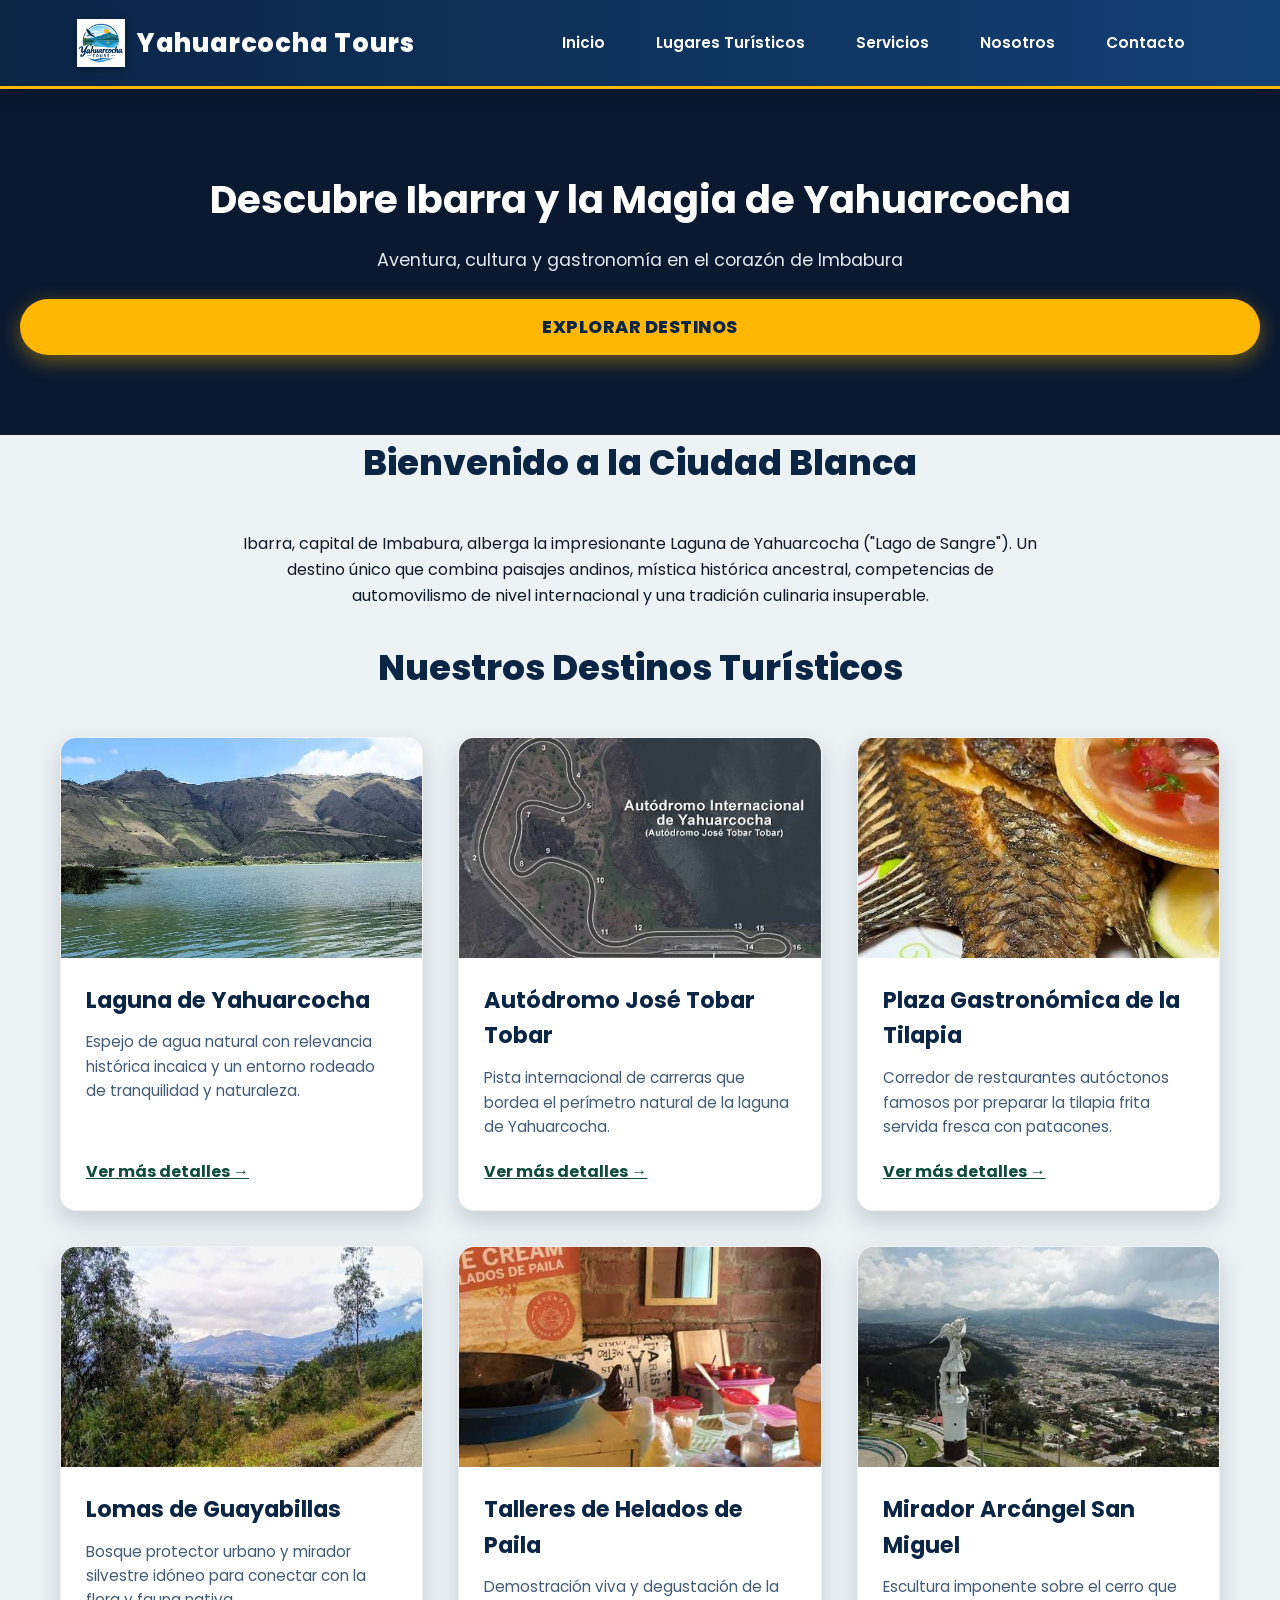
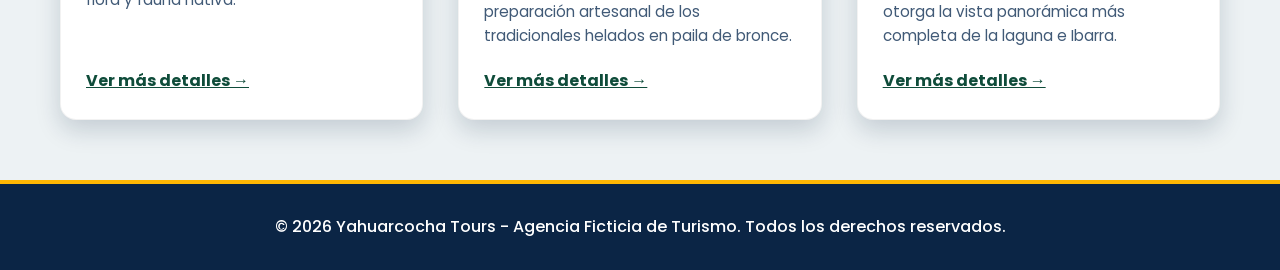
<file: index.html>
<!DOCTYPE html>
<html lang="es">
<head>
    <meta charset="UTF-8">
    <meta name="viewport" content="width=device-width, initial-scale=1.0">
    <title>Yahuarcocha Tours - Inicio</title>
    <link rel="stylesheet" href="css/styles.css">
</head>
<body>
    <header>
        <div class="logo-container">
            <img src="images/logo.png" alt="Logo Yahuarcocha Tours">
            <h1>Yahuarcocha Tours</h1>
        </div>
        <nav>
            <ul>
                <li><a href="index.html">Inicio</a></li>
                <li><a href="destinos.html">Lugares Turísticos</a></li>
                <li><a href="servicios.html">Servicios</a></li>
                <li><a href="nosotros.html">Nosotros</a></li>
                <li><a href="contacto.html">Contacto</a></li>
            </ul>
        </nav>
    </header>

    <section class="hero">
  <h2>Descubre Ibarra y la Magia de Yahuarcocha</h2>
  <p>Aventura, cultura y gastronomía en el corazón de Imbabura</p>
  <a href="destinos.html" class="btn-cta">Explorar Destinos</a>
</section>

    <main>
        <h2 class="section-title">Bienvenido a la Ciudad Blanca</h2>
        <p style="text-align: center; max-width: 800px; margin: 0 auto 2rem auto;">
            Ibarra, capital de Imbabura, alberga la impresionante Laguna de Yahuarcocha ("Lago de Sangre"). Un destino único que combina paisajes andinos, mística histórica ancestral, competencias de automovilismo de nivel internacional y una tradición culinaria insuperable.
        </p>

        <h3 class="section-title">Nuestros Destinos Turísticos</h3>
        <div class="grid-container">
            <!-- 1. Laguna de Yahuarcocha -->
            <article class="card">
                <img src="images/destino1.webp" alt="Laguna de Yahuarcocha">
                <div class="card-body">
                    <h3>Laguna de Yahuarcocha</h3>
                    <p>Espejo de agua natural con relevancia histórica incaica y un entorno rodeado de tranquilidad y naturaleza.</p>
                    <a href="destinos.html" style="color: #0f4c3a; font-weight: bold; margin-top: auto;">Ver más detalles →</a>
                </div>
            </article>

            <!-- 2. Autódromo José Tobar Tobar -->
            <article class="card">
                <img src="images/destino2.webp" alt="Autódromo Internacional José Tobar Tobar">
                <div class="card-body">
                    <h3>Autódromo José Tobar Tobar</h3>
                    <p>Pista internacional de carreras que bordea el perímetro natural de la laguna de Yahuarcocha.</p>
                    <a href="destinos.html" style="color: #0f4c3a; font-weight: bold; margin-top: auto;">Ver más detalles →</a>
                </div>
            </article>

            <!-- 3. Plaza Gastronómica de la Tilapia -->
            <article class="card">
                <img src="images/destino3.webp" alt="Plaza Gastronómica de la Tilapia">
                <div class="card-body">
                    <h3>Plaza Gastronómica de la Tilapia</h3>
                    <p>Corredor de restaurantes autóctonos famosos por preparar la tilapia frita servida fresca con patacones.</p>
                    <a href="destinos.html" style="color: #0f4c3a; font-weight: bold; margin-top: auto;">Ver más detalles →</a>
                </div>
            </article>

            <!-- 4. Lomas de Guayabillas -->
            <article class="card">
                <img src="images/destino4.webp" alt="Lomas de Guayabillas">
                <div class="card-body">
                    <h3>Lomas de Guayabillas</h3>
                    <p>Bosque protector urbano y mirador silvestre idóneo para conectar con la flora y fauna nativa.</p>
                    <a href="destinos.html" style="color: #0f4c3a; font-weight: bold; margin-top: auto;">Ver más detalles →</a>
                </div>
            </article>

            <!-- 5. Talleres de Helados de Paila -->
            <article class="card">
                <img src="images/destino5.webp" alt="Talleres de Helados de Paila">
                <div class="card-body">
                    <h3>Talleres de Helados de Paila</h3>
                    <p>Demostración viva y degustación de la preparación artesanal de los tradicionales helados en paila de bronce.</p>
                    <a href="destinos.html" style="color: #0f4c3a; font-weight: bold; margin-top: auto;">Ver más detalles →</a>
                </div>
            </article>

            <!-- 6. Mirador Arcángel San Miguel -->
            <article class="card">
                <img src="images/destino6.webp" alt="Mirador Arcángel San Miguel">
                <div class="card-body">
                    <h3>Mirador Arcángel San Miguel</h3>
                    <p>Escultura imponente sobre el cerro que otorga la vista panorámica más completa de la laguna e Ibarra.</p>
                    <a href="destinos.html" style="color: #0f4c3a; font-weight: bold; margin-top: auto;">Ver más detalles →</a>
                </div>
            </article>
        </div>
    </main>

    <footer>
        <p>&copy; 2026 Yahuarcocha Tours - Agencia Ficticia de Turismo. Todos los derechos reservados.</p>
    </footer>
</body>
</html>
</file>
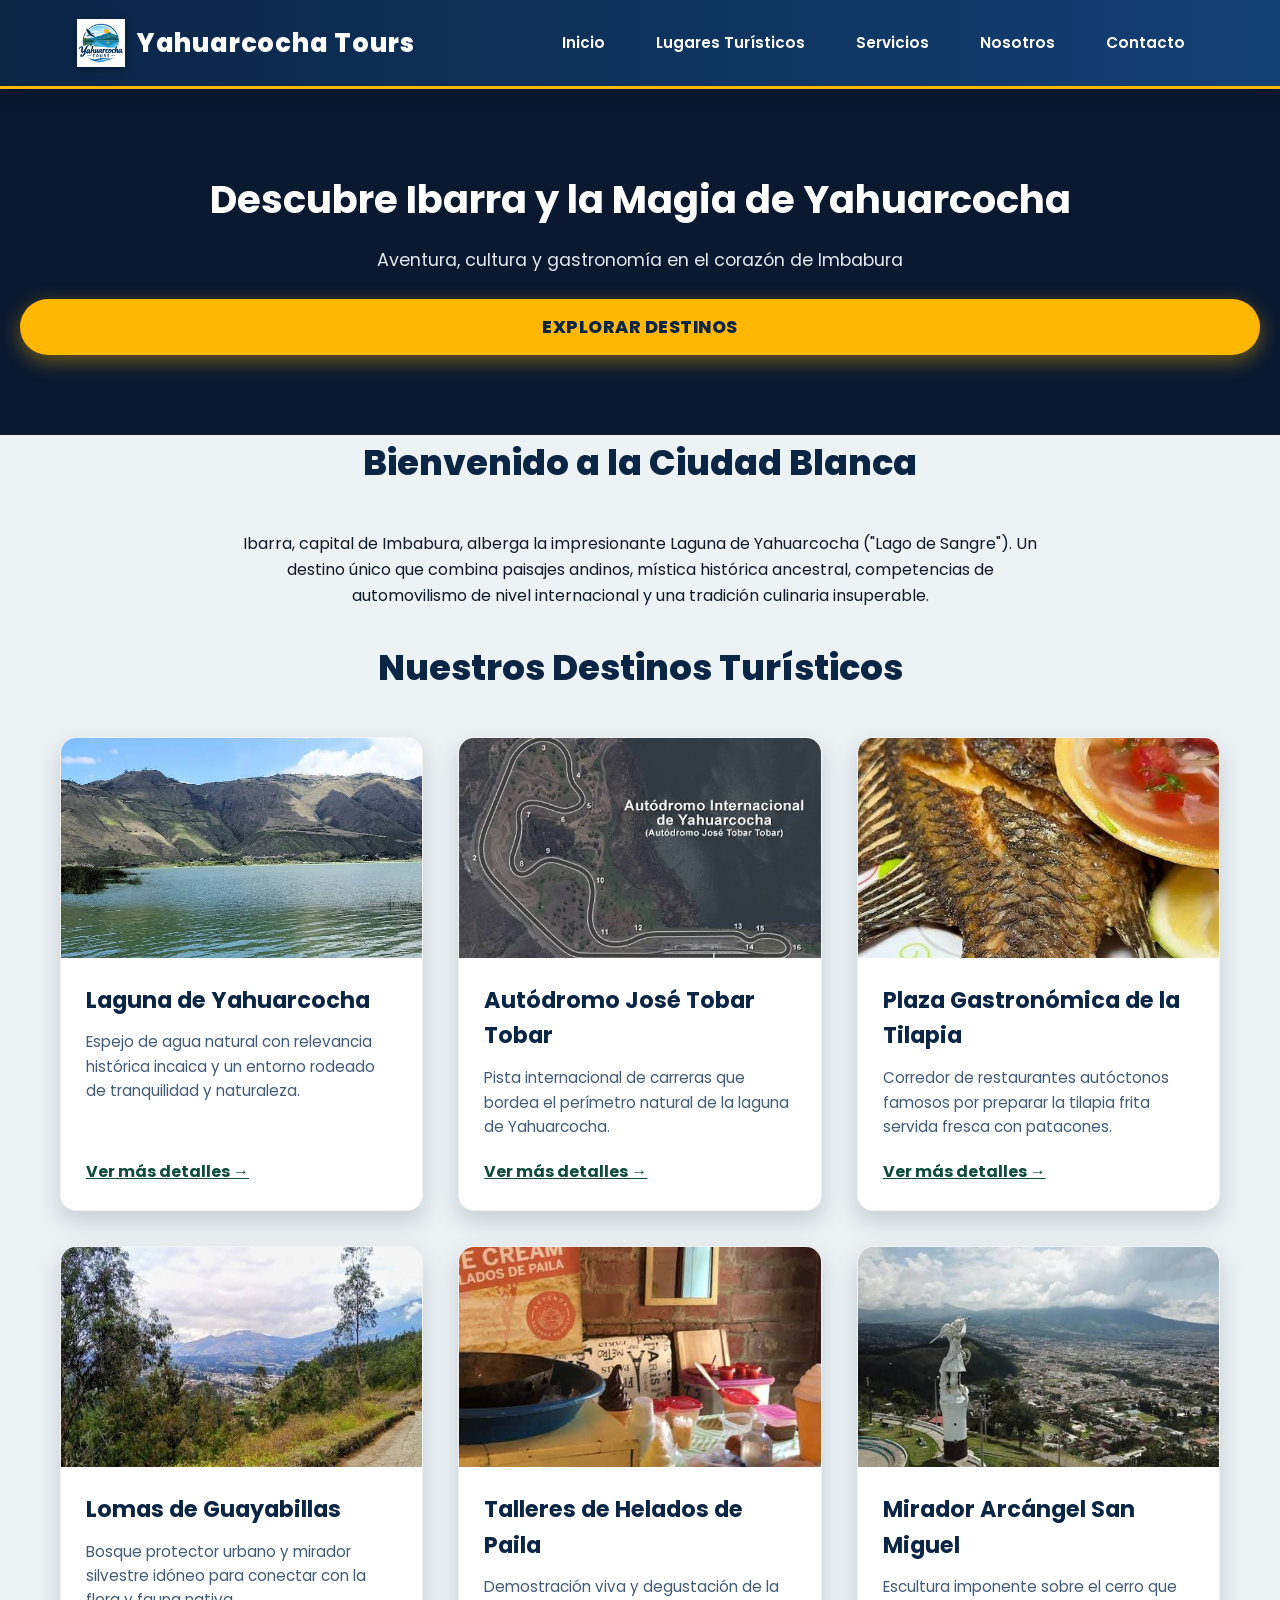
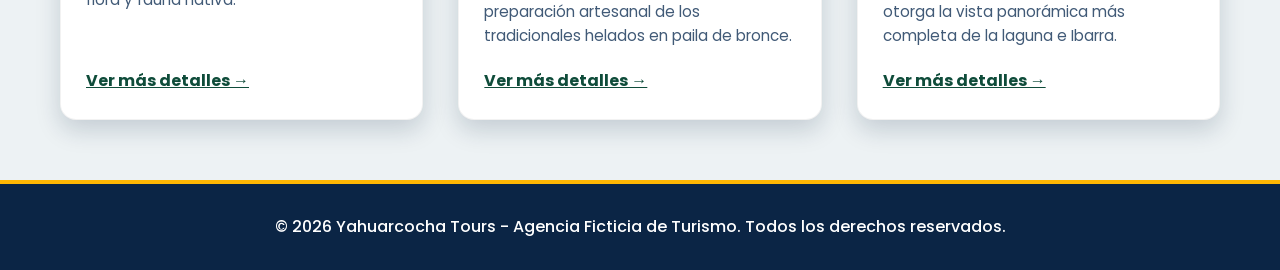
<file: 1.index.html>
<!DOCTYPE html>
<html lang="es">
<head>
    <meta charset="UTF-8">
    <meta name="viewport" content="width=device-width, initial-scale=1.0">
    <title>Yahuarcocha Tours - Inicio</title>
    <link rel="stylesheet" href="css/styles.css">
</head>
<body>
    <header>
        <div class="logo-container">
            <img src="images/logo.png" alt="Logo Yahuarcocha Tours">
            <h1>Yahuarcocha Tours</h1>
        </div>
        <nav>
            <ul>
                <li><a href="1.index.html">Inicio</a></li>
                <li><a href="2.destinos.html">Lugares Turísticos</a></li>
                <li><a href="3.servicios.html">Servicios</a></li>
                <li><a href="4.nosotros.html">Nosotros</a></li>
                <li><a href="5.contacto.html">Contacto</a></li>
            </ul>
        </nav>
    </header>

    <section class="hero">
        <h2>Descubre Ibarra y la Magia de Yahuarcocha</h2>
        <p>Aventura, cultura y gastronomía en el corazón de Imbabura</p>
        <a href="2.destinos.html" class="btn-cta">Explorar Destinos</a>
    </section>

    <main>
        <h2 class="section-title">Bienvenido a la Ciudad Blanca</h2>
        <p style="text-align: center; max-width: 800px; margin: 0 auto 2rem auto;">
            Ibarra, capital de Imbabura, alberga la impresionante Laguna de Yahuarcocha ("Lago de Sangre"). Un destino único que combina paisajes andinos, mística histórica ancestral, competencias de automovilismo de nivel internacional y una tradición culinaria insuperable.
        </p>

        <h3 class="section-title">Nuestros Destinos Turísticos</h3>
        <div class="grid-container">
            <!-- 1. Laguna de Yahuarcocha -->
            <article class="card">
                <img src="images/destino1.webp" alt="Laguna de Yahuarcocha">
                <div class="card-body">
                    <h3>Laguna de Yahuarcocha</h3>
                    <p>Espejo de agua natural con relevancia histórica incaica y un entorno rodeado de tranquilidad y naturaleza.</p>
                    <a href="2.destinos.html" style="color: #0f4c3a; font-weight: bold; margin-top: auto;">Ver más detalles →</a>
                </div>
            </article>

            <!-- 2. Autódromo José Tobar Tobar -->
            <article class="card">
                <img src="images/destino2.webp" alt="Autódromo Internacional José Tobar Tobar">
                <div class="card-body">
                    <h3>Autódromo José Tobar Tobar</h3>
                    <p>Pista internacional de carreras que bordea el perímetro natural de la laguna de Yahuarcocha.</p>
                    <a href="2.destinos.html" style="color: #0f4c3a; font-weight: bold; margin-top: auto;">Ver más detalles →</a>
                </div>
            </article>

            <!-- 3. Plaza Gastronómica de la Tilapia -->
            <article class="card">
                <img src="images/destino3.webp" alt="Plaza Gastronómica de la Tilapia">
                <div class="card-body">
                    <h3>Plaza Gastronómica de la Tilapia</h3>
                    <p>Corredor de restaurantes autóctonos famosos por preparar la tilapia frita servida fresca con patacones.</p>
                    <a href="2.destinos.html" style="color: #0f4c3a; font-weight: bold; margin-top: auto;">Ver más detalles →</a>
                </div>
            </article>

            <!-- 4. Lomas de Guayabillas -->
            <article class="card">
                <img src="images/destino4.webp" alt="Lomas de Guayabillas">
                <div class="card-body">
                    <h3>Lomas de Guayabillas</h3>
                    <p>Bosque protector urbano y mirador silvestre idóneo para conectar con la flora y fauna nativa.</p>
                    <a href="2.destinos.html" style="color: #0f4c3a; font-weight: bold; margin-top: auto;">Ver más detalles →</a>
                </div>
            </article>

            <!-- 5. Talleres de Helados de Paila -->
            <article class="card">
                <img src="images/destino5.webp" alt="Talleres de Helados de Paila">
                <div class="card-body">
                    <h3>Talleres de Helados de Paila</h3>
                    <p>Demostración viva y degustación de la preparación artesanal de los tradicionales helados en paila de bronce.</p>
                    <a href="2.destinos.html" style="color: #0f4c3a; font-weight: bold; margin-top: auto;">Ver más detalles →</a>
                </div>
            </article>

            <!-- 6. Mirador Arcángel San Miguel -->
            <article class="card">
                <img src="images/destino6.webp" alt="Mirador Arcángel San Miguel">
                <div class="card-body">
                    <h3>Mirador Arcángel San Miguel</h3>
                    <p>Escultura imponente sobre el cerro que otorga la vista panorámica más completa de la laguna e Ibarra.</p>
                    <a href="2.destinos.html" style="color: #0f4c3a; font-weight: bold; margin-top: auto;">Ver más detalles →</a>
                </div>
            </article>
        </div>
    </main>

    <footer>
        <p>&copy; 2026 Yahuarcocha Tours - Agencia Ficticia de Turismo. Todos los derechos reservados.</p>
    </footer>
</body>
</html>
</file>
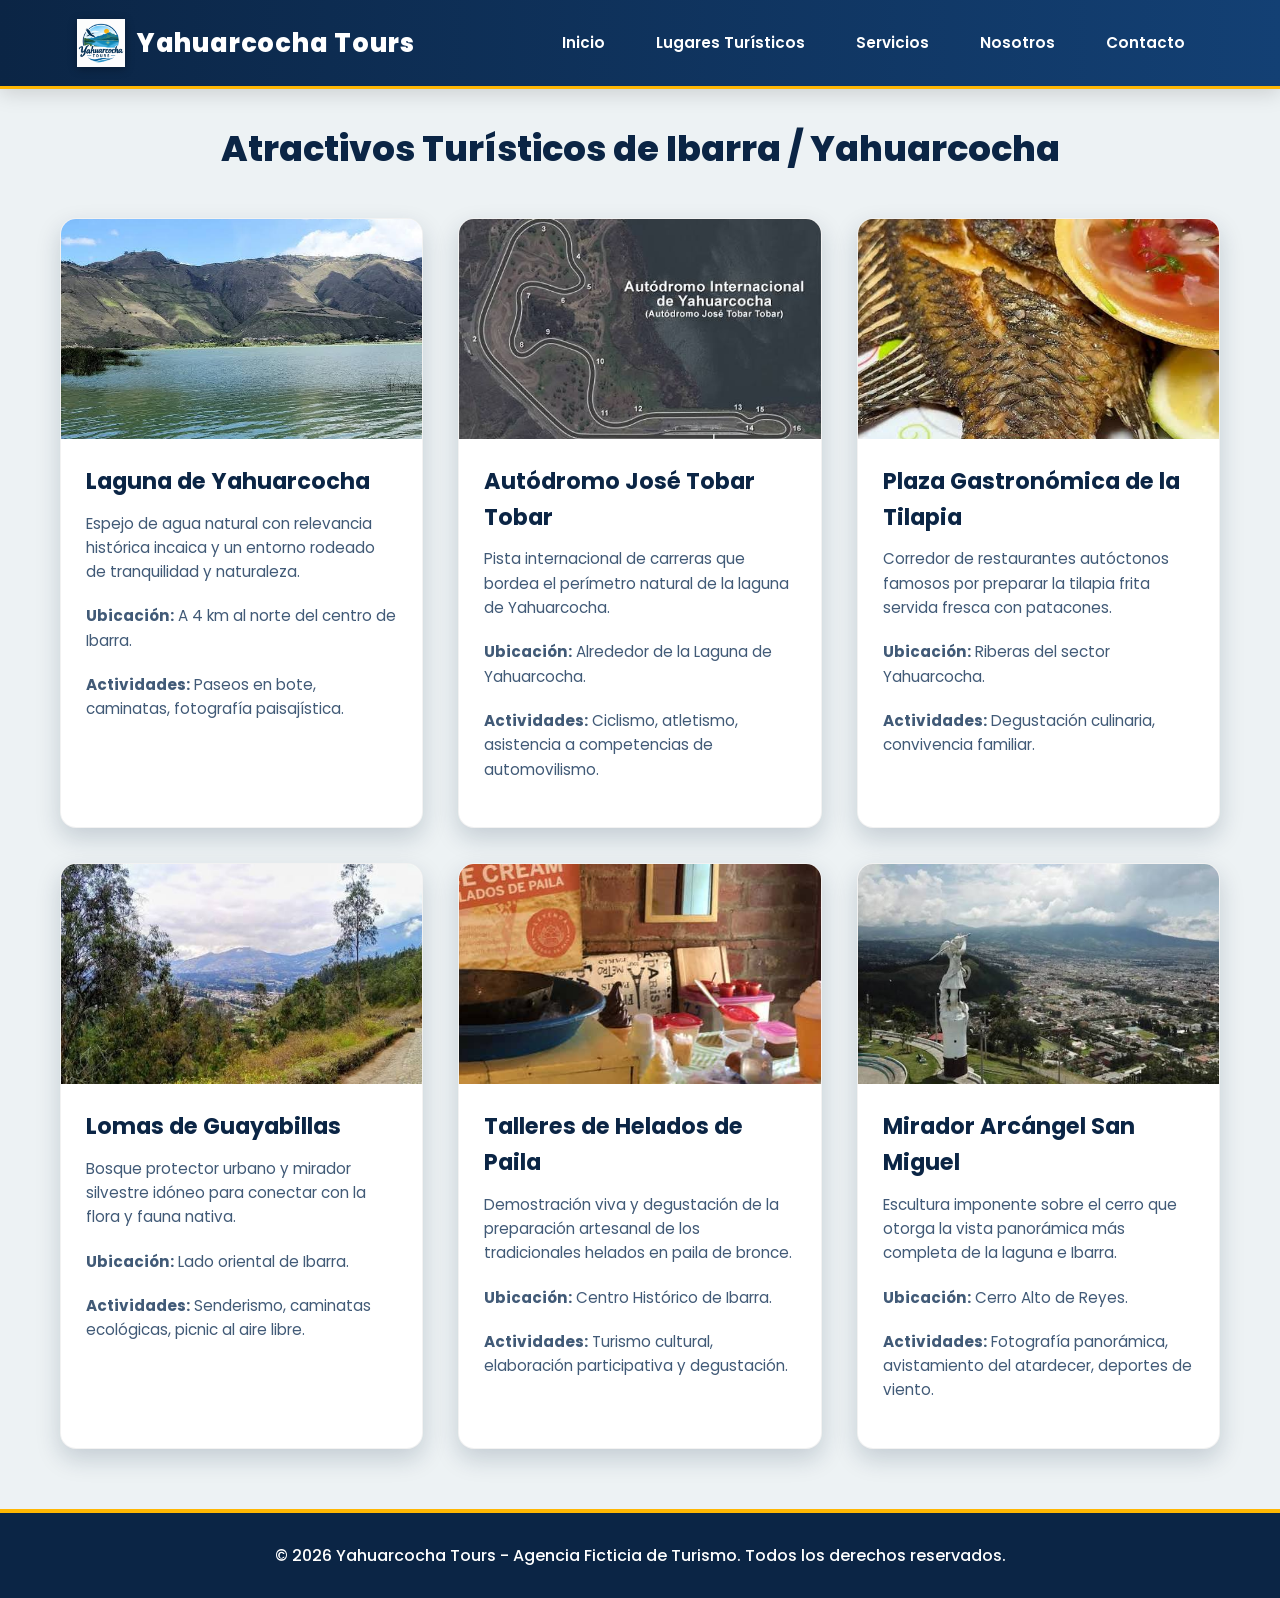
<file: 2.destinos.html>
<!DOCTYPE html>
<html lang="es">
<head>
    <meta charset="UTF-8">
    <meta name="viewport" content="width=device-width, initial-scale=1.0">
    <title>Lugares Turísticos - Yahuarcocha Tours</title>
    <link rel="stylesheet" href="css/styles.css">
</head>
<body>
    <header>
        <div class="logo-container">
            <img src="images/logo.png" alt="Logo Yahuarcocha Tours">
            <h1>Yahuarcocha Tours</h1>
        </div>
        <nav>
            <ul>
                <li><a href="1.index.html">Inicio</a></li>
                <li><a href="2.destinos.html">Lugares Turísticos</a></li>
                <li><a href="3.servicios.html">Servicios</a></li>
                <li><a href="4.nosotros.html">Nosotros</a></li>
                <li><a href="5.contacto.html">Contacto</a></li>
            </ul>
        </nav>
    </header>

    <main>
        <h2 class="section-title" style="margin-top: 2rem;">Atractivos Turísticos de Ibarra / Yahuarcocha</h2>

        <div class="grid-container">
            <!-- Destino 1 -->
            <article class="card">
                <img src="images/destino1.webp" alt="Laguna de Yahuarcocha">
                <div class="card-body">
                    <h3>Laguna de Yahuarcocha</h3>
                    <p>Espejo de agua natural con relevancia histórica incaica y un entorno rodeado de tranquilidad y naturaleza.</p>
                    <div class="card-info">
                        <p><strong>Ubicación:</strong> A 4 km al norte del centro de Ibarra.</p>
                        <p><strong>Actividades:</strong> Paseos en bote, caminatas, fotografía paisajística.</p>
                    </div>
                </div>
            </article>

            <!-- Destino 2 -->
            <article class="card">
                <img src="images/destino2.webp" alt="Autódromo Internacional José Tobar Tobar">
                <div class="card-body">
                    <h3>Autódromo José Tobar Tobar</h3>
                    <p>Pista internacional de carreras que bordea el perímetro natural de la laguna de Yahuarcocha.</p>
                    <div class="card-info">
                        <p><strong>Ubicación:</strong> Alrededor de la Laguna de Yahuarcocha.</p>
                        <p><strong>Actividades:</strong> Ciclismo, atletismo, asistencia a competencias de automovilismo.</p>
                    </div>
                </div>
            </article>

            <!-- Destino 3 -->
            <article class="card">
                <img src="images/destino3.webp" alt="Plaza Gastronómica de la Tilapia">
                <div class="card-body">
                    <h3>Plaza Gastronómica de la Tilapia</h3>
                    <p>Corredor de restaurantes autóctonos famosos por preparar la tilapia frita servida fresca con patacones.</p>
                    <div class="card-info">
                        <p><strong>Ubicación:</strong> Riberas del sector Yahuarcocha.</p>
                        <p><strong>Actividades:</strong> Degustación culinaria, convivencia familiar.</p>
                    </div>
                </div>
            </article>

            <!-- Destino 4 -->
            <article class="card">
                <img src="images/destino4.webp" alt="Lomas de Guayabillas">
                <div class="card-body">
                    <h3>Lomas de Guayabillas</h3>
                    <p>Bosque protector urbano y mirador silvestre idóneo para conectar con la flora y fauna nativa.</p>
                    <div class="card-info">
                        <p><strong>Ubicación:</strong> Lado oriental de Ibarra.</p>
                        <p><strong>Actividades:</strong> Senderismo, caminatas ecológicas, picnic al aire libre.</p>
                    </div>
                </div>
            </article>

            <!-- Destino 5 -->
            <article class="card">
                <img src="images/destino5.webp" alt="Talleres de Helados de Paila">
                <div class="card-body">
                    <h3>Talleres de Helados de Paila</h3>
                    <p>Demostración viva y degustación de la preparación artesanal de los tradicionales helados en paila de bronce.</p>
                    <div class="card-info">
                        <p><strong>Ubicación:</strong> Centro Histórico de Ibarra.</p>
                        <p><strong>Actividades:</strong> Turismo cultural, elaboración participativa y degustación.</p>
                    </div>
                </div>
            </article>

            <!-- Destino 6 -->
            <article class="card">
                <img src="images/destino6.webp" alt="Mirador Arcángel San Miguel">
                <div class="card-body">
                    <h3>Mirador Arcángel San Miguel</h3>
                    <p>Escultura imponente sobre el cerro que otorga la vista panorámica más completa de la laguna e Ibarra.</p>
                    <div class="card-info">
                        <p><strong>Ubicación:</strong> Cerro Alto de Reyes.</p>
                        <p><strong>Actividades:</strong> Fotografía panorámica, avistamiento del atardecer, deportes de viento.</p>
                    </div>
                </div>
            </article>
        </div>
    </main>

    <footer>
        <p>&copy; 2026 Yahuarcocha Tours - Agencia Ficticia de Turismo. Todos los derechos reservados.</p>
    </footer>
</body>
</html>
</file>
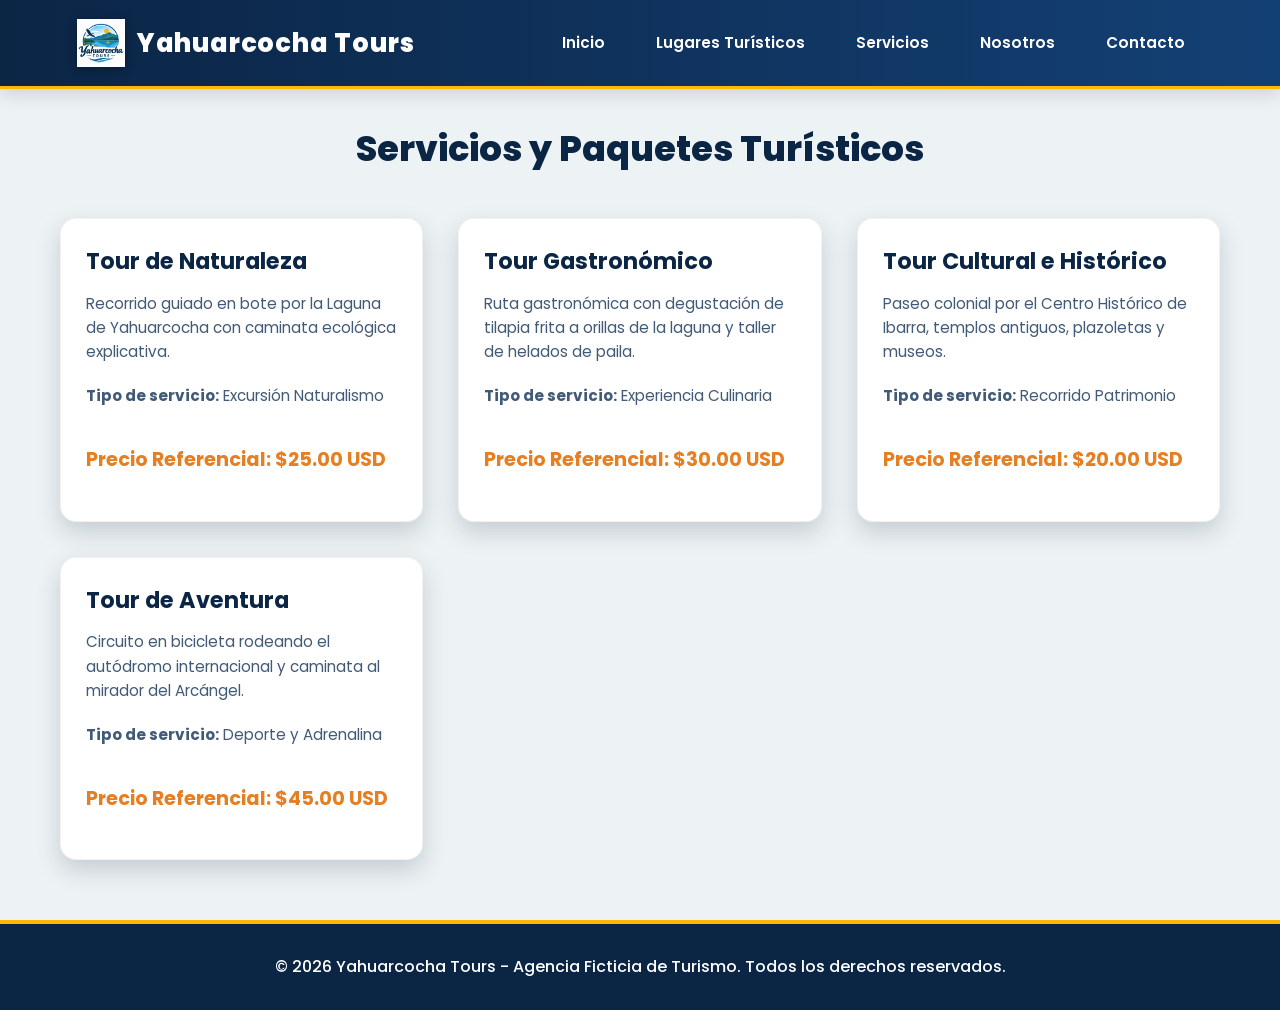
<file: 3.servicios.html>
<!DOCTYPE html>
<html lang="es">
<head>
    <meta charset="UTF-8">
    <meta name="viewport" content="width=device-width, initial-scale=1.0">
    <title>Servicios - Yahuarcocha Tours</title>
    <link rel="stylesheet" href="css/styles.css">
</head>
<body>
    <header>
        <div class="logo-container">
            <img src="images/logo.png" alt="Logo Yahuarcocha Tours">
            <h1>Yahuarcocha Tours</h1>
        </div>
        <nav>
            <ul>
                <li><a href="1.index.html">Inicio</a></li>
                <li><a href="2.destinos.html">Lugares Turísticos</a></li>
                <li><a href="3.servicios.html">Servicios</a></li>
                <li><a href="4.nosotros.html">Nosotros</a></li>
                <li><a href="5.contacto.html">Contacto</a></li>
            </ul>
        </nav>
    </header>

    <main>
        <h2 class="section-title" style="margin-top: 2rem;">Servicios y Paquetes Turísticos</h2>

        <div class="grid-container">
            <article class="card">
                <div class="card-body">
                    <h3>Tour de Naturaleza</h3>
                    <p>Recorrido guiado en bote por la Laguna de Yahuarcocha con caminata ecológica explicativa.</p>
                    <p><strong>Tipo de servicio:</strong> Excursión Naturalismo</p>
                    <p style="font-size: 1.2rem; color: #e67e22; font-weight: bold; margin-top: 1rem;">Precio Referencial: $25.00 USD</p>
                </div>
            </article>

            <article class="card">
                <div class="card-body">
                    <h3>Tour Gastronómico</h3>
                    <p>Ruta gastronómica con degustación de tilapia frita a orillas de la laguna y taller de helados de paila.</p>
                    <p><strong>Tipo de servicio:</strong> Experiencia Culinaria</p>
                    <p style="font-size: 1.2rem; color: #e67e22; font-weight: bold; margin-top: 1rem;">Precio Referencial: $30.00 USD</p>
                </div>
            </article>

            <article class="card">
                <div class="card-body">
                    <h3>Tour Cultural e Histórico</h3>
                    <p>Paseo colonial por el Centro Histórico de Ibarra, templos antiguos, plazoletas y museos.</p>
                    <p><strong>Tipo de servicio:</strong> Recorrido Patrimonio</p>
                    <p style="font-size: 1.2rem; color: #e67e22; font-weight: bold; margin-top: 1rem;">Precio Referencial: $20.00 USD</p>
                </div>
            </article>

            <article class="card">
                <div class="card-body">
                    <h3>Tour de Aventura</h3>
                    <p>Circuito en bicicleta rodeando el autódromo internacional y caminata al mirador del Arcángel.</p>
                    <p><strong>Tipo de servicio:</strong> Deporte y Adrenalina</p>
                    <p style="font-size: 1.2rem; color: #e67e22; font-weight: bold; margin-top: 1rem;">Precio Referencial: $45.00 USD</p>
                </div>
            </article>
        </div>
    </main>

    <footer>
        <p>&copy; 2026 Yahuarcocha Tours - Agencia Ficticia de Turismo. Todos los derechos reservados.</p>
    </footer>
</body>
</html>
</file>
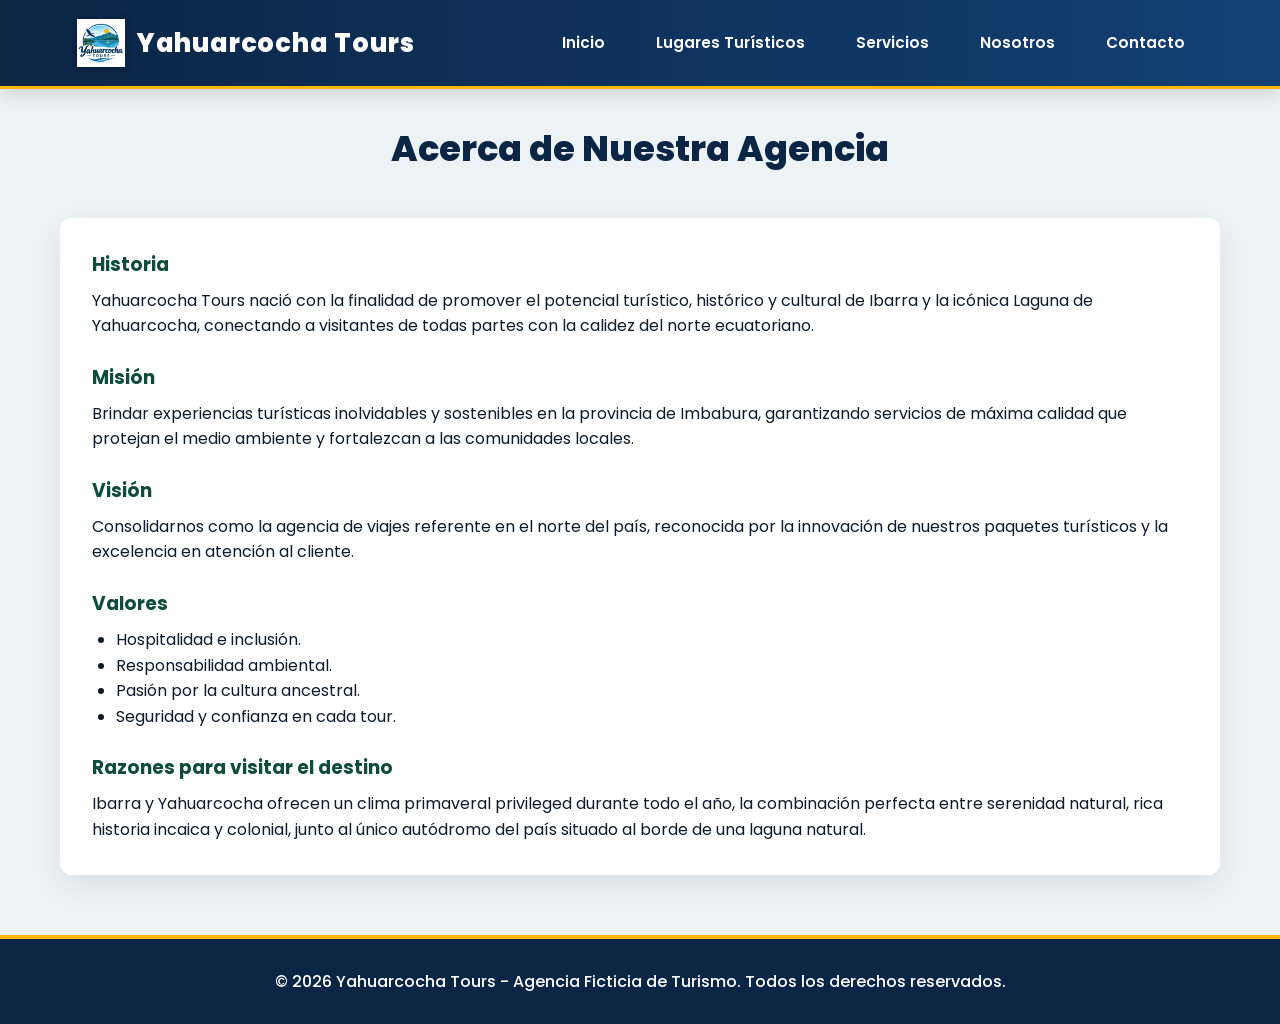
<file: 4.nosotros.html>
<!DOCTYPE html>
<html lang="es">
<head>
    <meta charset="UTF-8">
    <meta name="viewport" content="width=device-width, initial-scale=1.0">
    <title>Nosotros - Yahuarcocha Tours</title>
    <link rel="stylesheet" href="css/styles.css">
</head>
<body>
    <header>
        <div class="logo-container">
            <img src="images/logo.png" alt="Logo Yahuarcocha Tours">
            <h1>Yahuarcocha Tours</h1>
        </div>
        <nav>
            <ul>
                <li><a href="1.index.html">Inicio</a></li>
                <li><a href="2.destinos.html">Lugares Turísticos</a></li>
                <li><a href="3.servicios.html">Servicios</a></li>
                <li><a href="4.nosotros.html">Nosotros</a></li>
                <li><a href="5.contacto.html">Contacto</a></li>
            </ul>
        </nav>
    </header>

    <main>
        <h2 class="section-title" style="margin-top: 2rem;">Acerca de Nuestra Agencia</h2>

        <section style="background: #ffffff; padding: 2rem; border-radius: 12px; box-shadow: 0 10px 30px rgba(0,0,0,0.08);">
            <h3 style="color: #0f4c3a; margin-bottom: 0.5rem;">Historia</h3>
            <p style="margin-bottom: 1.5rem;">
                Yahuarcocha Tours nació con la finalidad de promover el potencial turístico, histórico y cultural de Ibarra y la icónica Laguna de Yahuarcocha, conectando a visitantes de todas partes con la calidez del norte ecuatoriano.
            </p>

            <h3 style="color: #0f4c3a; margin-bottom: 0.5rem;">Misión</h3>
            <p style="margin-bottom: 1.5rem;">
                Brindar experiencias turísticas inolvidables y sostenibles en la provincia de Imbabura, garantizando servicios de máxima calidad que protejan el medio ambiente y fortalezcan a las comunidades locales.
            </p>

            <h3 style="color: #0f4c3a; margin-bottom: 0.5rem;">Visión</h3>
            <p style="margin-bottom: 1.5rem;">
                Consolidarnos como la agencia de viajes referente en el norte del país, reconocida por la innovación de nuestros paquetes turísticos y la excelencia en atención al cliente.
            </p>

            <h3 style="color: #0f4c3a; margin-bottom: 0.5rem;">Valores</h3>
            <ul style="margin-left: 1.5rem; margin-bottom: 1.5rem;">
                <li>Hospitalidad e inclusión.</li>
                <li>Responsabilidad ambiental.</li>
                <li>Pasión por la cultura ancestral.</li>
                <li>Seguridad y confianza en cada tour.</li>
            </ul>

            <h3 style="color: #0f4c3a; margin-bottom: 0.5rem;">Razones para visitar el destino</h3>
            <p>
                Ibarra y Yahuarcocha ofrecen un clima primaveral privileged durante todo el año, la combinación perfecta entre serenidad natural, rica historia incaica y colonial, junto al único autódromo del país situado al borde de una laguna natural.
            </p>
        </section>
    </main>

    <footer>
        <p>&copy; 2026 Yahuarcocha Tours - Agencia Ficticia de Turismo. Todos los derechos reservados.</p>
    </footer>
</body>
</html>
</file>
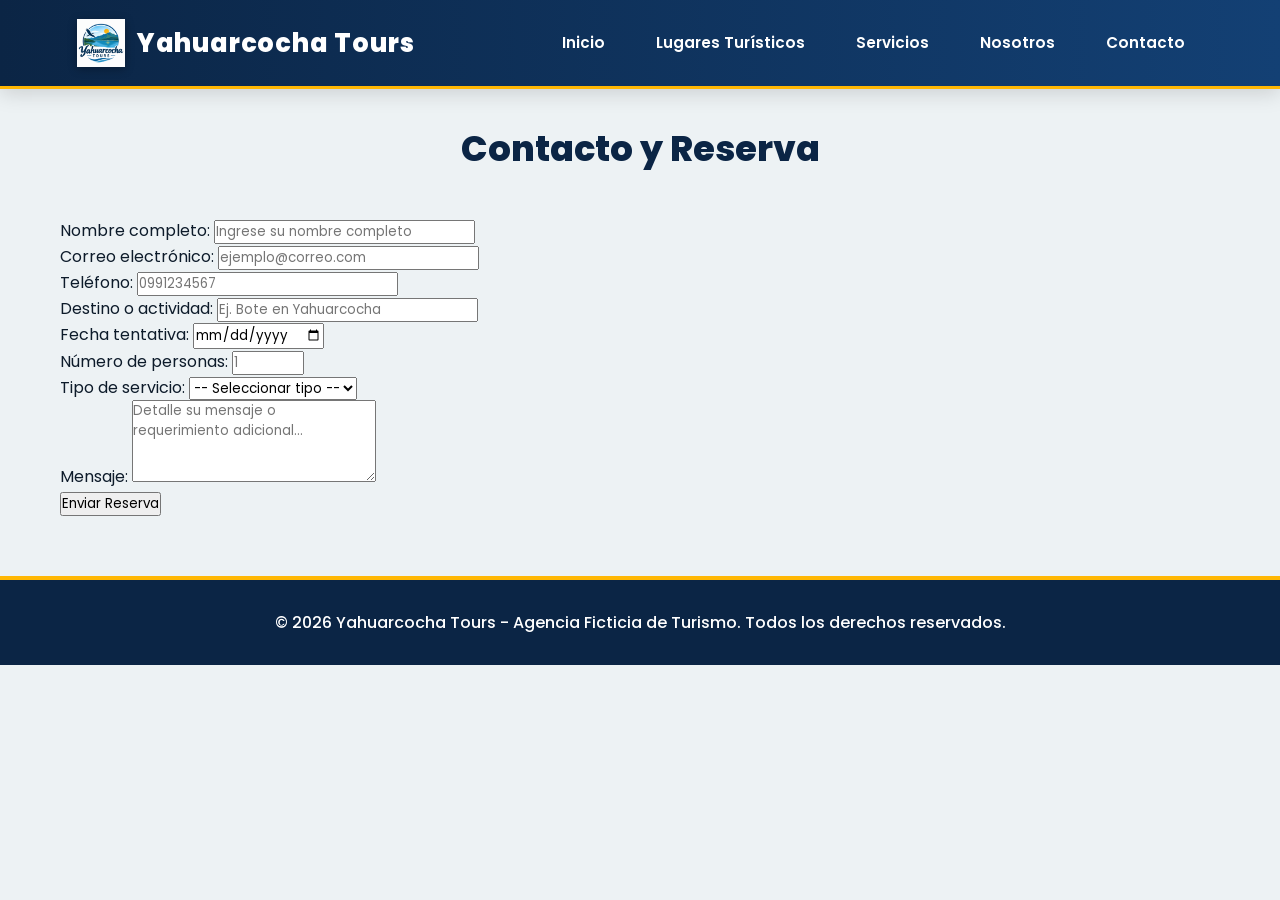
<file: 5.contacto.html>
<!DOCTYPE html>
<html lang="es">
<head>
    <meta charset="UTF-8">
    <meta name="viewport" content="width=device-width, initial-scale=1.0">
    <title>Contacto - Yahuarcocha Tours</title>
    <link rel="stylesheet" href="css/styles.css">
</head>
<body>
    <header>
        <div class="logo-container">
            <img src="images/logo.png" alt="Logo Yahuarcocha Tours">
            <h1>Yahuarcocha Tours</h1>
        </div>
        <nav>
            <ul>
                <li><a href="1.index.html">Inicio</a></li>
                <li><a href="2.destinos.html">Lugares Turísticos</a></li>
                <li><a href="3.servicios.html">Servicios</a></li>
                <li><a href="4.nosotros.html">Nosotros</a></li>
                <li><a href="5.contacto.html">Contacto</a></li>
            </ul>
        </nav>
    </header>

    <main>
        <h2 class="section-title" style="margin-top: 2rem;">Contacto y Reserva</h2>

        <div class="form-container">
            <form action="#" method="post">
                <div class="form-group">
                    <label for="nombre">Nombre completo:</label>
                    <input type="text" id="nombre" name="nombre" required placeholder="Ingrese su nombre completo">
                </div>

                <div class="form-group">
                    <label for="correo">Correo electrónico:</label>
                    <input type="email" id="correo" name="correo" required placeholder="ejemplo@correo.com">
                </div>

                <div class="form-group">
                    <label for="telefono">Teléfono:</label>
                    <input type="tel" id="telefono" name="telefono" required placeholder="0991234567">
                </div>

                <div class="form-group">
                    <label for="destino">Destino o actividad:</label>
                    <input type="text" id="destino" name="destino" required placeholder="Ej. Bote en Yahuarcocha">
                </div>

                <div class="form-group">
                    <label for="fecha">Fecha tentativa:</label>
                    <input type="date" id="fecha" name="fecha" required>
                </div>

                <div class="form-group">
                    <label for="personas">Número de personas:</label>
                    <input type="number" id="personas" name="personas" min="1" max="50" required placeholder="1">
                </div>

                <div class="form-group">
                    <label for="tipo_servicio">Tipo de servicio:</label>
                    <select id="tipo_servicio" name="tipo_servicio" required>
                        <option value="">-- Seleccionar tipo --</option>
                        <option value="naturaleza">Tour de Naturaleza</option>
                        <option value="gastronomico">Tour Gastronómico</option>
                        <option value="cultural">Tour Cultural</option>
                        <option value="aventura">Tour de Aventura</option>
                    </select>
                </div>

                <div class="form-group">
                    <label for="mensaje">Mensaje:</label>
                    <textarea id="mensaje" name="mensaje" rows="4" placeholder="Detalle su mensaje o requerimiento adicional..."></textarea>
                </div>

                <button type="submit" class="btn-submit">Enviar Reserva</button>
            </form>
        </div>
    </main>

    <footer>
        <p>&copy; 2026 Yahuarcocha Tours - Agencia Ficticia de Turismo. Todos los derechos reservados.</p>
    </footer>
</body>
</html>
</file>
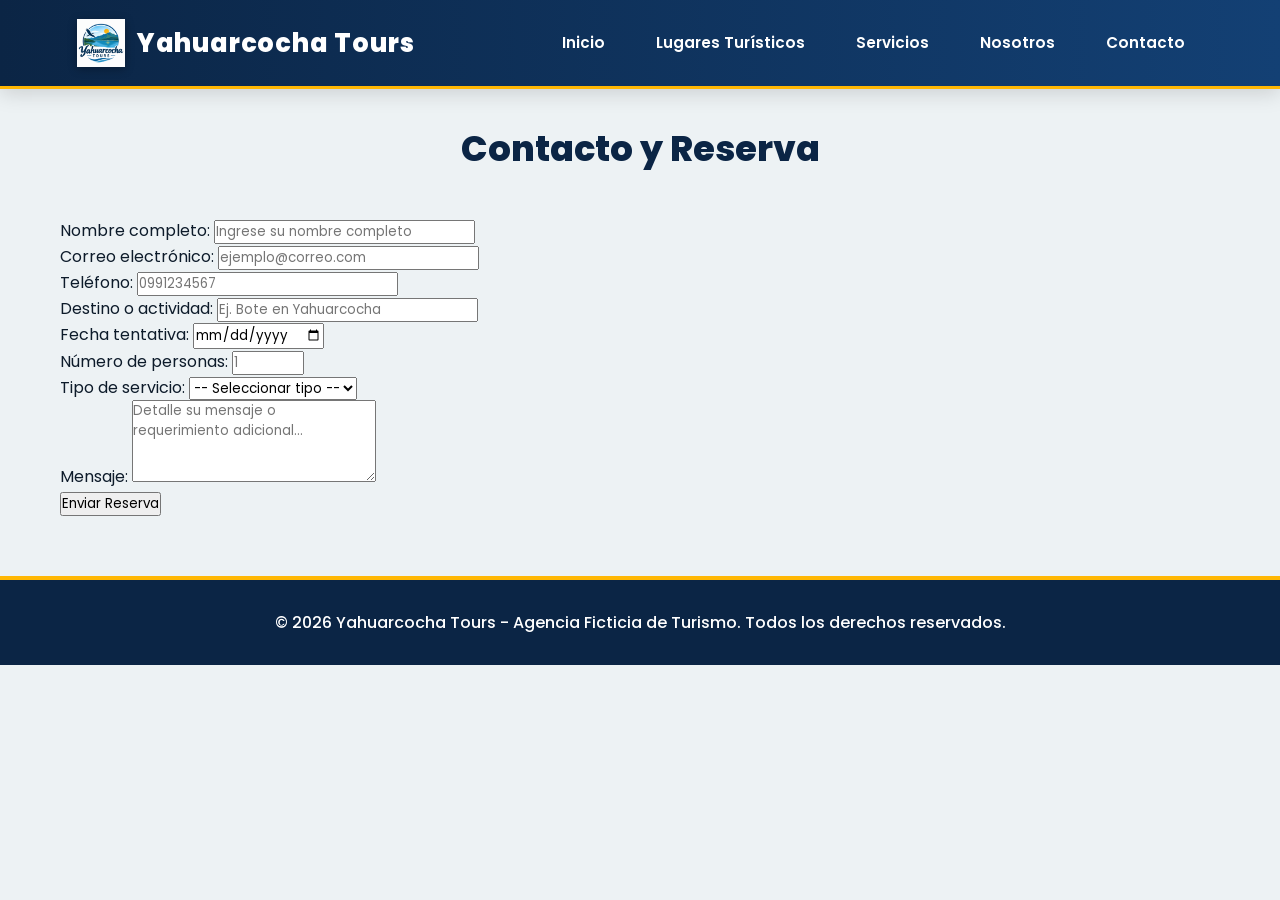
<file: contacto.html>
<!DOCTYPE html>
<html lang="es">
<head>
    <meta charset="UTF-8">
    <meta name="viewport" content="width=device-width, initial-scale=1.0">
    <title>Contacto - Yahuarcocha Tours</title>
    <link rel="stylesheet" href="css/styles.css">
</head>
<body>
    <header>
        <div class="logo-container">
            <img src="images/logo.png" alt="Logo Yahuarcocha Tours">
            <h1>Yahuarcocha Tours</h1>
        </div>
        <nav>
            <ul>
                <li><a href="index.html">Inicio</a></li>
                <li><a href="destinos.html">Lugares Turísticos</a></li>
                <li><a href="servicios.html">Servicios</a></li>
                <li><a href="nosotros.html">Nosotros</a></li>
                <li><a href="contacto.html">Contacto</a></li>
            </ul>
        </nav>
    </header>

    <main>
        <h2 class="section-title" style="margin-top: 2rem;">Contacto y Reserva</h2>

        <div class="form-container">
            <form action="#" method="post">
                <div class="form-group">
                    <label for="nombre">Nombre completo:</label>
                    <input type="text" id="nombre" name="nombre" required placeholder="Ingrese su nombre completo">
                </div>

                <div class="form-group">
                    <label for="correo">Correo electrónico:</label>
                    <input type="email" id="correo" name="correo" required placeholder="ejemplo@correo.com">
                </div>

                <div class="form-group">
                    <label for="telefono">Teléfono:</label>
                    <input type="tel" id="telefono" name="telefono" required placeholder="0991234567">
                </div>

                <div class="form-group">
                    <label for="destino">Destino o actividad:</label>
                    <input type="text" id="destino" name="destino" required placeholder="Ej. Bote en Yahuarcocha">
                </div>

                <div class="form-group">
                    <label for="fecha">Fecha tentativa:</label>
                    <input type="date" id="fecha" name="fecha" required>
                </div>

                <div class="form-group">
                    <label for="personas">Número de personas:</label>
                    <input type="number" id="personas" name="personas" min="1" max="50" required placeholder="1">
                </div>

                <div class="form-group">
                    <label for="tipo_servicio">Tipo de servicio:</label>
                    <select id="tipo_servicio" name="tipo_servicio" required>
                        <option value="">-- Seleccionar tipo --</option>
                        <option value="naturaleza">Tour de Naturaleza</option>
                        <option value="gastronomico">Tour Gastronómico</option>
                        <option value="cultural">Tour Cultural</option>
                        <option value="aventura">Tour de Aventura</option>
                    </select>
                </div>

                <div class="form-group">
                    <label for="mensaje">Mensaje:</label>
                    <textarea id="mensaje" name="mensaje" rows="4" placeholder="Detalle su mensaje o requerimiento adicional..."></textarea>
                </div>

                <button type="submit" class="btn-submit">Enviar Reserva</button>
            </form>
        </div>
    </main>

    <footer>
        <p>&copy; 2026 Yahuarcocha Tours - Agencia Ficticia de Turismo. Todos los derechos reservados.</p>
    </footer>
</body>
</html>
</file>
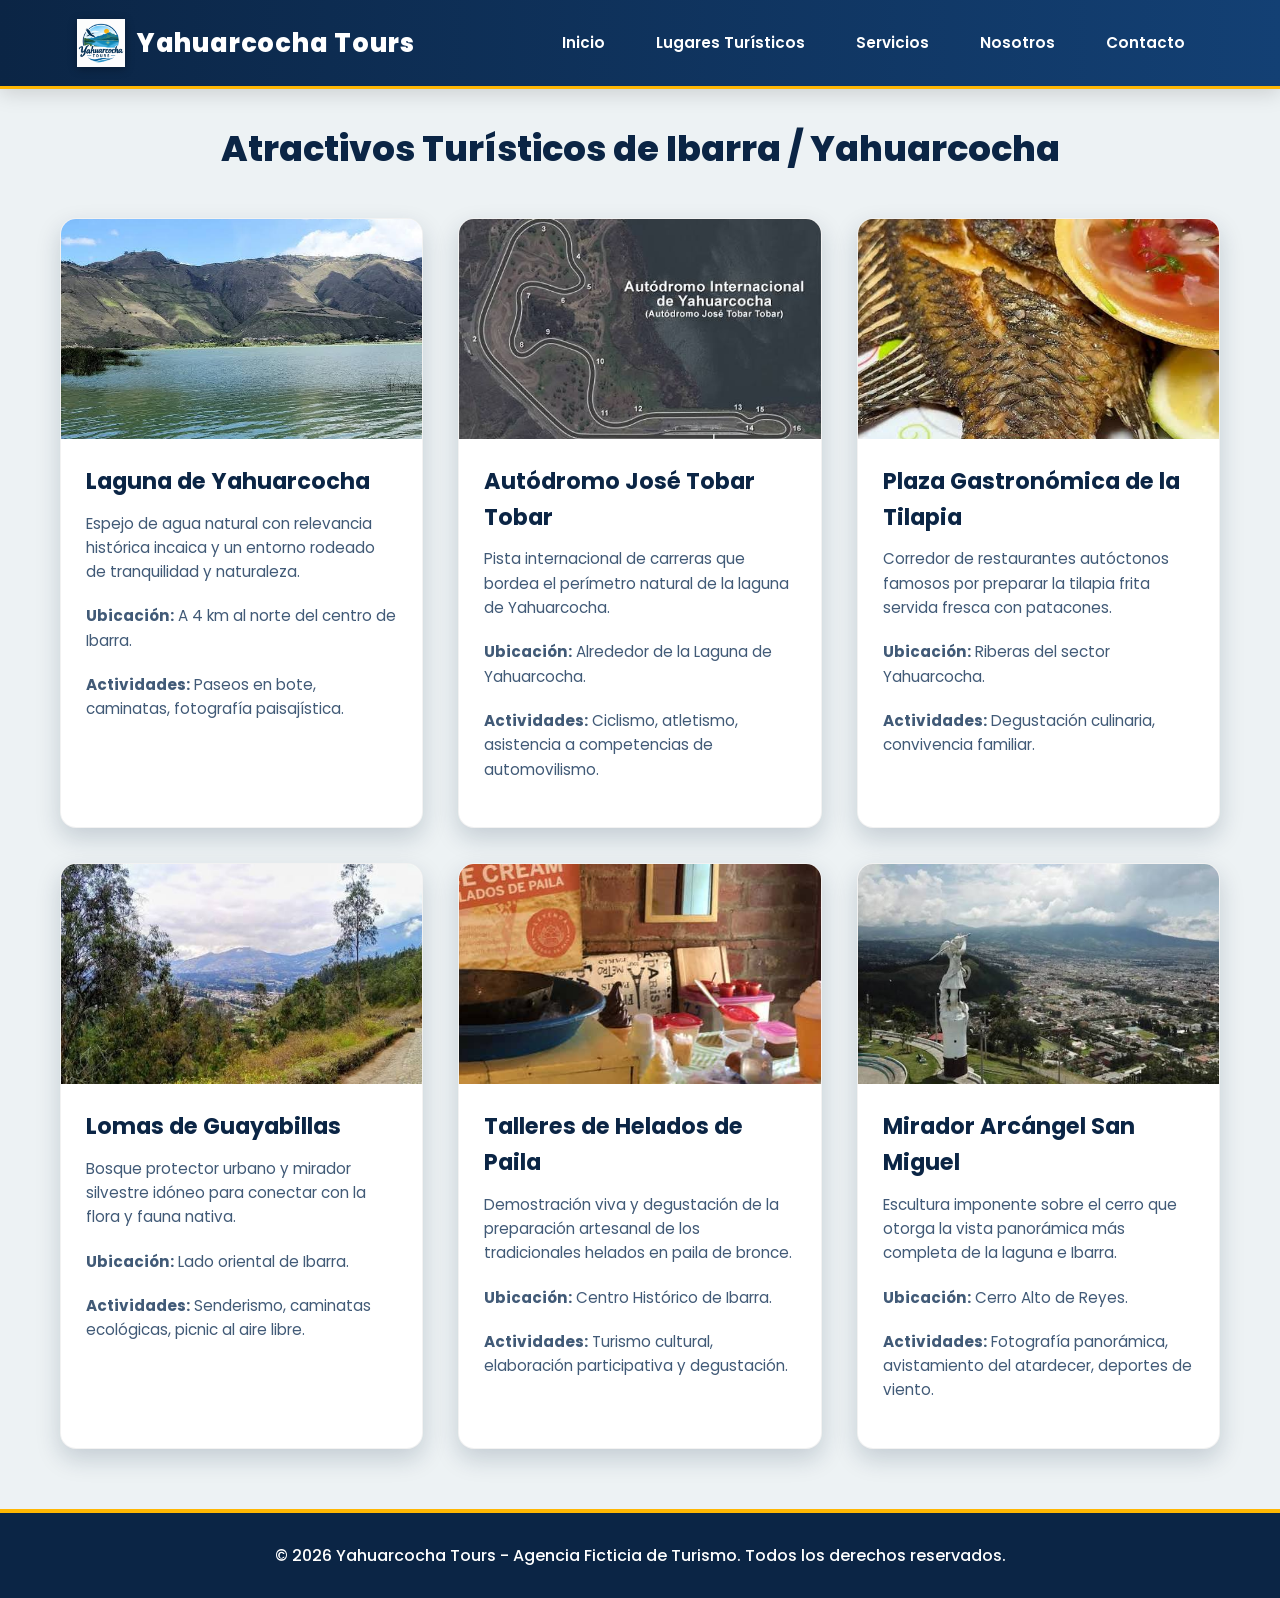
<file: destinos.html>
<!DOCTYPE html>
<html lang="es">
<head>
    <meta charset="UTF-8">
    <meta name="viewport" content="width=device-width, initial-scale=1.0">
    <title>Lugares Turísticos - Yahuarcocha Tours</title>
    <link rel="stylesheet" href="css/styles.css">
</head>
<body>
    <header>
        <div class="logo-container">
            <img src="images/logo.png" alt="Logo Yahuarcocha Tours">
            <h1>Yahuarcocha Tours</h1>
        </div>
        <nav>
            <ul>
                <li><a href="index.html">Inicio</a></li>
                <li><a href="destinos.html">Lugares Turísticos</a></li>
                <li><a href="servicios.html">Servicios</a></li>
                <li><a href="nosotros.html">Nosotros</a></li>
                <li><a href="contacto.html">Contacto</a></li>
            </ul>
        </nav>
    </header>

    <main>
        <h2 class="section-title" style="margin-top: 2rem;">Atractivos Turísticos de Ibarra / Yahuarcocha</h2>

        <div class="grid-container">
            <!-- Destino 1 -->
            <article class="card">
                <img src="images/destino1.webp" alt="Laguna de Yahuarcocha">
                <div class="card-body">
                    <h3>Laguna de Yahuarcocha</h3>
                    <p>Espejo de agua natural con relevancia histórica incaica y un entorno rodeado de tranquilidad y naturaleza.</p>
                    <div class="card-info">
                        <p><strong>Ubicación:</strong> A 4 km al norte del centro de Ibarra.</p>
                        <p><strong>Actividades:</strong> Paseos en bote, caminatas, fotografía paisajística.</p>
                    </div>
                </div>
            </article>

            <!-- Destino 2 -->
            <article class="card">
                <img src="images/destino2.webp" alt="Autódromo Internacional José Tobar Tobar">
                <div class="card-body">
                    <h3>Autódromo José Tobar Tobar</h3>
                    <p>Pista internacional de carreras que bordea el perímetro natural de la laguna de Yahuarcocha.</p>
                    <div class="card-info">
                        <p><strong>Ubicación:</strong> Alrededor de la Laguna de Yahuarcocha.</p>
                        <p><strong>Actividades:</strong> Ciclismo, atletismo, asistencia a competencias de automovilismo.</p>
                    </div>
                </div>
            </article>

            <!-- Destino 3 -->
            <article class="card">
                <img src="images/destino3.webp" alt="Plaza Gastronómica de la Tilapia">
                <div class="card-body">
                    <h3>Plaza Gastronómica de la Tilapia</h3>
                    <p>Corredor de restaurantes autóctonos famosos por preparar la tilapia frita servida fresca con patacones.</p>
                    <div class="card-info">
                        <p><strong>Ubicación:</strong> Riberas del sector Yahuarcocha.</p>
                        <p><strong>Actividades:</strong> Degustación culinaria, convivencia familiar.</p>
                    </div>
                </div>
            </article>

            <!-- Destino 4 -->
            <article class="card">
                <img src="images/destino4.webp" alt="Lomas de Guayabillas">
                <div class="card-body">
                    <h3>Lomas de Guayabillas</h3>
                    <p>Bosque protector urbano y mirador silvestre idóneo para conectar con la flora y fauna nativa.</p>
                    <div class="card-info">
                        <p><strong>Ubicación:</strong> Lado oriental de Ibarra.</p>
                        <p><strong>Actividades:</strong> Senderismo, caminatas ecológicas, picnic al aire libre.</p>
                    </div>
                </div>
            </article>

            <!-- Destino 5 -->
            <article class="card">
                <img src="images/destino5.webp" alt="Talleres de Helados de Paila">
                <div class="card-body">
                    <h3>Talleres de Helados de Paila</h3>
                    <p>Demostración viva y degustación de la preparación artesanal de los tradicionales helados en paila de bronce.</p>
                    <div class="card-info">
                        <p><strong>Ubicación:</strong> Centro Histórico de Ibarra.</p>
                        <p><strong>Actividades:</strong> Turismo cultural, elaboración participativa y degustación.</p>
                    </div>
                </div>
            </article>

            <!-- Destino 6 -->
            <article class="card">
                <img src="images/destino6.webp" alt="Mirador Arcángel San Miguel">
                <div class="card-body">
                    <h3>Mirador Arcángel San Miguel</h3>
                    <p>Escultura imponente sobre el cerro que otorga la vista panorámica más completa de la laguna e Ibarra.</p>
                    <div class="card-info">
                        <p><strong>Ubicación:</strong> Cerro Alto de Reyes.</p>
                        <p><strong>Actividades:</strong> Fotografía panorámica, avistamiento del atardecer, deportes de viento.</p>
                    </div>
                </div>
            </article>
        </div>
    </main>

    <footer>
        <p>&copy; 2026 Yahuarcocha Tours - Agencia Ficticia de Turismo. Todos los derechos reservados.</p>
    </footer>
</body>
</html>
</file>
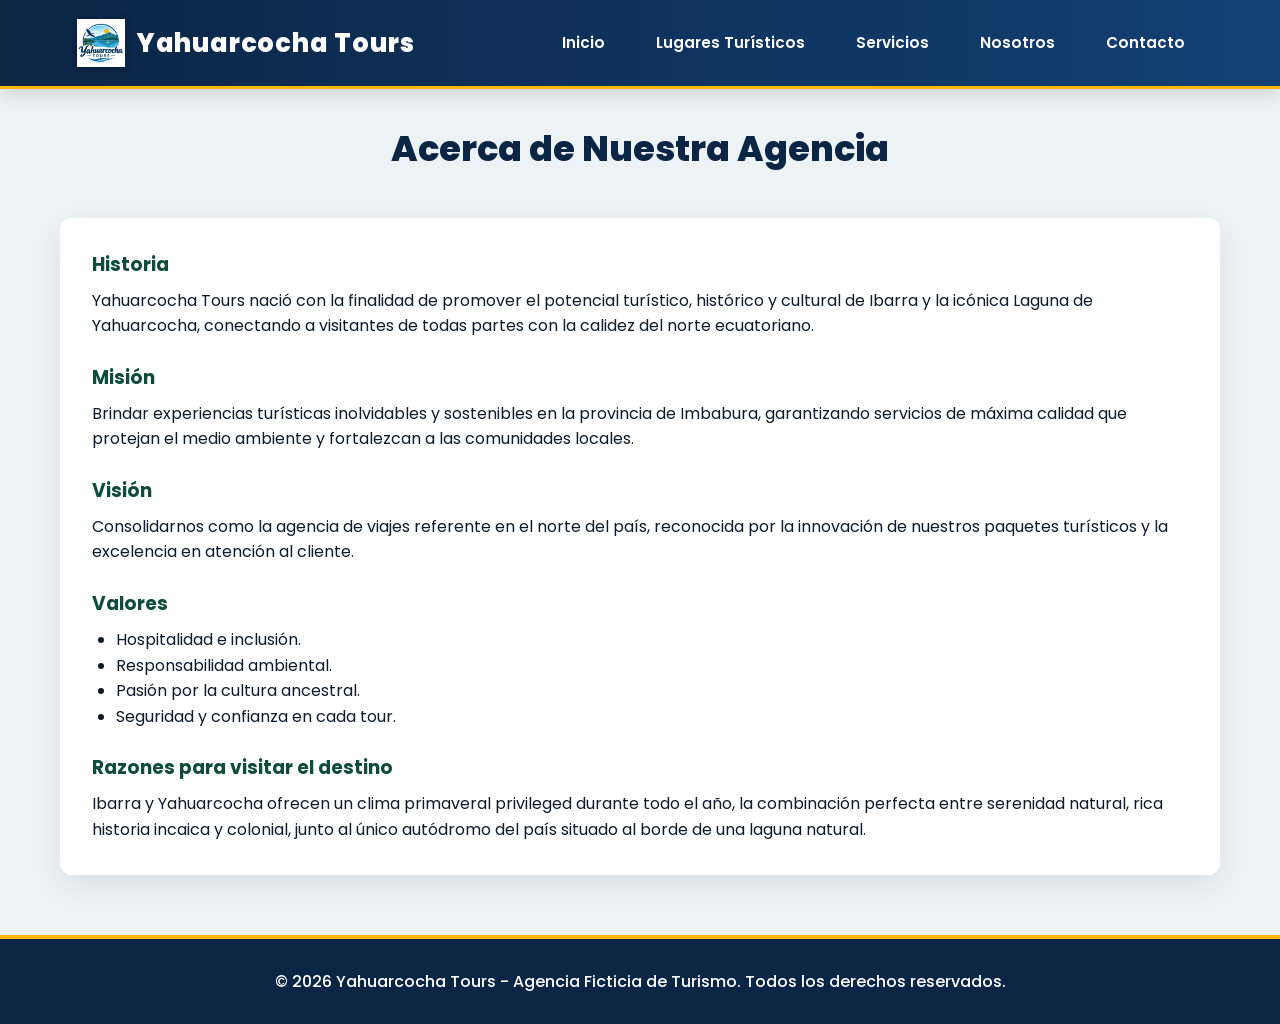
<file: nosotros.html>
<!DOCTYPE html>
<html lang="es">
<head>
    <meta charset="UTF-8">
    <meta name="viewport" content="width=device-width, initial-scale=1.0">
    <title>Nosotros - Yahuarcocha Tours</title>
    <link rel="stylesheet" href="css/styles.css">
</head>
<body>
    <header>
        <div class="logo-container">
            <img src="images/logo.png" alt="Logo Yahuarcocha Tours">
            <h1>Yahuarcocha Tours</h1>
        </div>
        <nav>
            <ul>
                <li><a href="index.html">Inicio</a></li>
                <li><a href="destinos.html">Lugares Turísticos</a></li>
                <li><a href="servicios.html">Servicios</a></li>
                <li><a href="nosotros.html">Nosotros</a></li>
                <li><a href="contacto.html">Contacto</a></li>
            </ul>
        </nav>
    </header>

    <main>
        <h2 class="section-title" style="margin-top: 2rem;">Acerca de Nuestra Agencia</h2>

        <section style="background: #ffffff; padding: 2rem; border-radius: 12px; box-shadow: 0 10px 30px rgba(0,0,0,0.08);">
            <h3 style="color: #0f4c3a; margin-bottom: 0.5rem;">Historia</h3>
            <p style="margin-bottom: 1.5rem;">
                Yahuarcocha Tours nació con la finalidad de promover el potencial turístico, histórico y cultural de Ibarra y la icónica Laguna de Yahuarcocha, conectando a visitantes de todas partes con la calidez del norte ecuatoriano.
            </p>

            <h3 style="color: #0f4c3a; margin-bottom: 0.5rem;">Misión</h3>
            <p style="margin-bottom: 1.5rem;">
                Brindar experiencias turísticas inolvidables y sostenibles en la provincia de Imbabura, garantizando servicios de máxima calidad que protejan el medio ambiente y fortalezcan a las comunidades locales.
            </p>

            <h3 style="color: #0f4c3a; margin-bottom: 0.5rem;">Visión</h3>
            <p style="margin-bottom: 1.5rem;">
                Consolidarnos como la agencia de viajes referente en el norte del país, reconocida por la innovación de nuestros paquetes turísticos y la excelencia en atención al cliente.
            </p>

            <h3 style="color: #0f4c3a; margin-bottom: 0.5rem;">Valores</h3>
            <ul style="margin-left: 1.5rem; margin-bottom: 1.5rem;">
                <li>Hospitalidad e inclusión.</li>
                <li>Responsabilidad ambiental.</li>
                <li>Pasión por la cultura ancestral.</li>
                <li>Seguridad y confianza en cada tour.</li>
            </ul>

            <h3 style="color: #0f4c3a; margin-bottom: 0.5rem;">Razones para visitar el destino</h3>
            <p>
                Ibarra y Yahuarcocha ofrecen un clima primaveral privileged durante todo el año, la combinación perfecta entre serenidad natural, rica historia incaica y colonial, junto al único autódromo del país situado al borde de una laguna natural.
            </p>
        </section>
    </main>

    <footer>
        <p>&copy; 2026 Yahuarcocha Tours - Agencia Ficticia de Turismo. Todos los derechos reservados.</p>
    </footer>
</body>
</html>
</file>
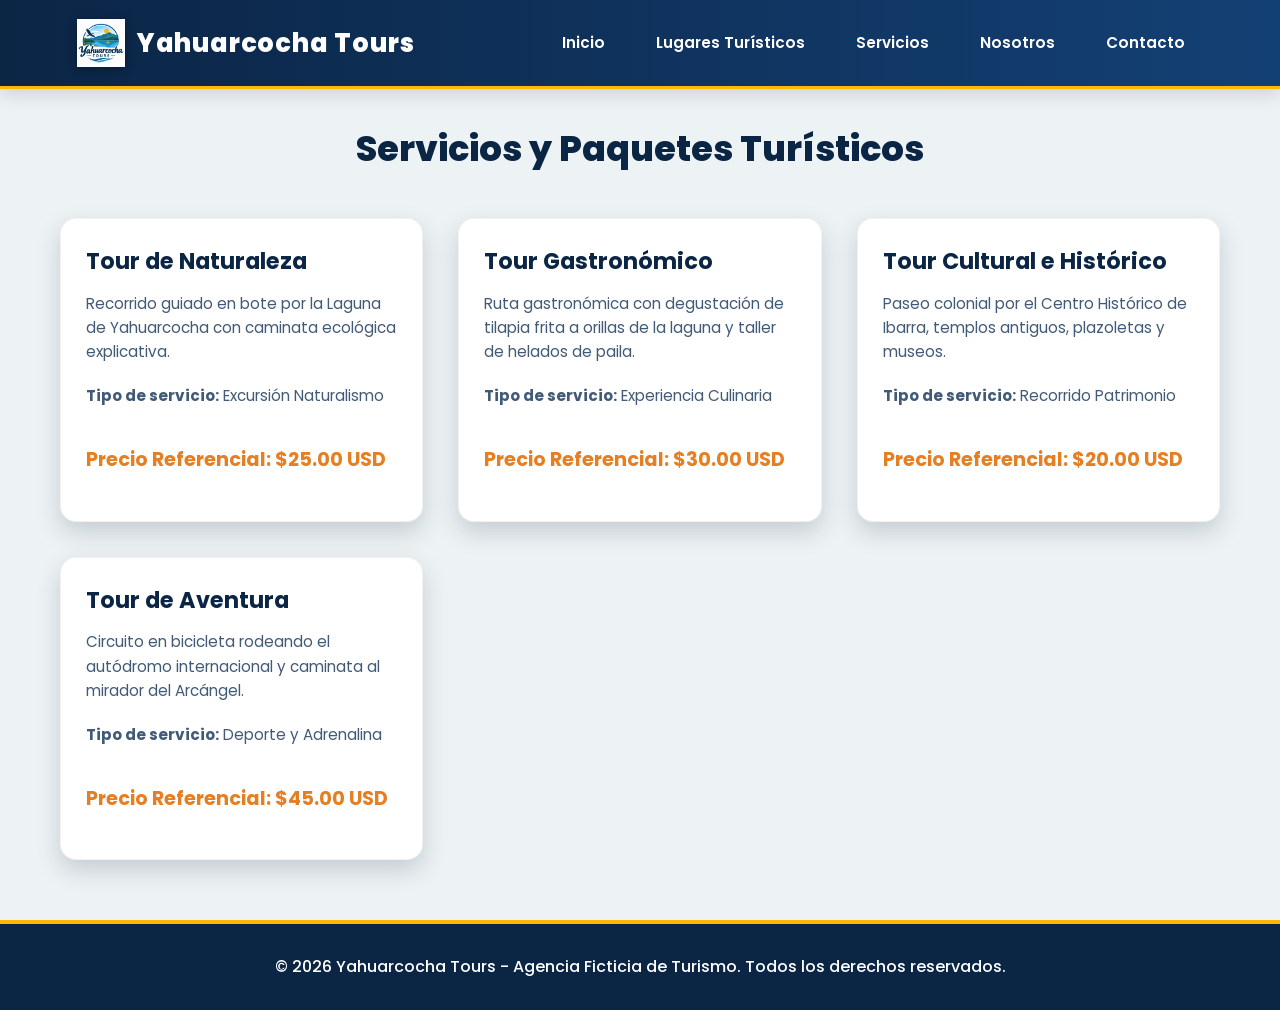
<file: servicios.html>
<!DOCTYPE html>
<html lang="es">
<head>
    <meta charset="UTF-8">
    <meta name="viewport" content="width=device-width, initial-scale=1.0">
    <title>Servicios - Yahuarcocha Tours</title>
    <link rel="stylesheet" href="css/styles.css">
</head>
<body>
    <header>
        <div class="logo-container">
            <img src="images/logo.png" alt="Logo Yahuarcocha Tours">
            <h1>Yahuarcocha Tours</h1>
        </div>
        <nav>
            <ul>
                <li><a href="index.html">Inicio</a></li>
                <li><a href="destinos.html">Lugares Turísticos</a></li>
                <li><a href="servicios.html">Servicios</a></li>
                <li><a href="nosotros.html">Nosotros</a></li>
                <li><a href="contacto.html">Contacto</a></li>
            </ul>
        </nav>
    </header>

    <main>
        <h2 class="section-title" style="margin-top: 2rem;">Servicios y Paquetes Turísticos</h2>

        <div class="grid-container">
            <article class="card">
                <div class="card-body">
                    <h3>Tour de Naturaleza</h3>
                    <p>Recorrido guiado en bote por la Laguna de Yahuarcocha con caminata ecológica explicativa.</p>
                    <p><strong>Tipo de servicio:</strong> Excursión Naturalismo</p>
                    <p style="font-size: 1.2rem; color: #e67e22; font-weight: bold; margin-top: 1rem;">Precio Referencial: $25.00 USD</p>
                </div>
            </article>

            <article class="card">
                <div class="card-body">
                    <h3>Tour Gastronómico</h3>
                    <p>Ruta gastronómica con degustación de tilapia frita a orillas de la laguna y taller de helados de paila.</p>
                    <p><strong>Tipo de servicio:</strong> Experiencia Culinaria</p>
                    <p style="font-size: 1.2rem; color: #e67e22; font-weight: bold; margin-top: 1rem;">Precio Referencial: $30.00 USD</p>
                </div>
            </article>

            <article class="card">
                <div class="card-body">
                    <h3>Tour Cultural e Histórico</h3>
                    <p>Paseo colonial por el Centro Histórico de Ibarra, templos antiguos, plazoletas y museos.</p>
                    <p><strong>Tipo de servicio:</strong> Recorrido Patrimonio</p>
                    <p style="font-size: 1.2rem; color: #e67e22; font-weight: bold; margin-top: 1rem;">Precio Referencial: $20.00 USD</p>
                </div>
            </article>

            <article class="card">
                <div class="card-body">
                    <h3>Tour de Aventura</h3>
                    <p>Circuito en bicicleta rodeando el autódromo internacional y caminata al mirador del Arcángel.</p>
                    <p><strong>Tipo de servicio:</strong> Deporte y Adrenalina</p>
                    <p style="font-size: 1.2rem; color: #e67e22; font-weight: bold; margin-top: 1rem;">Precio Referencial: $45.00 USD</p>
                </div>
            </article>
        </div>
    </main>

    <footer>
        <p>&copy; 2026 Yahuarcocha Tours - Agencia Ficticia de Turismo. Todos los derechos reservados.</p>
    </footer>
</body>
</html>
</file>
<file: css/styles.css>
/* Importar la fuente moderna Poppins desde Google Fonts */
@import url('https://fonts.googleapis.com/css2?family=Poppins:wght@300;400;600;700;800&display=swap');

/* ==========================================================================
   DISEÑO MODERNO, LLAMATIVO Y DE ALTO CONSTRASTE
   ========================================================================== */

:root {
  --primary-color: #0b2545;      /* Azul noche elegante */
  --secondary-color: #134074;    /* Azul marino vibrante */
  --accent-color: #ffb703;       /* Amarillo/Dorado llamativo */
  --accent-hover: #fb8500;       /* Naranja vibrante para hover */
  --bg-main: #edf2f4;            /* Fondo gris suave con vida (no blanco puro) */
  --bg-card: #ffffff;
  --text-dark: #0d1b2a;          /* Texto muy legible y oscuro */
  --text-muted: #415a77;
  --white: #ffffff;
  --gradient-hero: linear-gradient(135deg, rgba(11, 37, 69, 0.85), rgba(251, 133, 0, 0.7));
  --shadow-lg: 0 10px 25px rgba(11, 37, 69, 0.18);
  --radius: 16px;
  --transition: all 0.3s cubic-bezier(0.25, 0.8, 0.25, 1);
}

/* 1. REINICIO GENERAL Y FUENTE */
* {
  margin: 0;
  padding: 0;
  box-sizing: border-box;
  font-family: 'Poppins', sans-serif; /* Cambio de tipografía */
}

body {
  background-color: var(--bg-main);
  color: var(--text-dark);
  line-height: 1.6;
}

/* 2. ENCABEZADO Y NAVEGACIÓN LLAMATIVA */
header {
  background: linear-gradient(90deg, var(--primary-color), var(--secondary-color));
  color: var(--white);
  padding: 1.2rem 6%;
  display: flex;
  justify-content: space-between;
  align-items: center;
  position: sticky;
  top: 0;
  z-index: 1000;
  box-shadow: 0 4px 20px rgba(0,0,0,0.15);
  border-bottom: 3px solid var(--accent-color);
}

.logo-container {
  display: flex;
  align-items: center;
  gap: 12px;
}

.logo-container img {
  width: 48px;
  height: 48px;
  object-fit: contain;
  filter: drop-shadow(0 2px 4px rgba(0,0,0,0.3));
}

.logo-container h1 {
  font-size: 1.6rem;
  font-weight: 800;
  letter-spacing: 0.8px;
  color: var(--white);
}

nav ul {
  display: flex;
  list-style: none;
  gap: 15px;
}

nav a {
  color: var(--white);
  text-decoration: none;
  font-weight: 600;
  font-size: 0.95rem;
  padding: 10px 18px;
  border-radius: 30px;
  transition: var(--transition);
}

nav a:hover {
  background-color: var(--accent-color);
  color: var(--primary-color);
  transform: translateY(-2px);
}

/* 3. HERO BANNER POTENTE */
.hero {
  background-color: #0a192f;
  color: #ffffff;
  text-align: center;
  padding: 80px 20px;
  display: flex;
  flex-direction: column;
  justify-content: center;sss
  align-items: center;
}

.hero h2 {
  font-size: 2.4rem;
  font-weight: 700;
  color: #ffffff !important;
  text-shadow: none !important;
  filter: none !important;
  margin-bottom: 15px;
}

.hero p {
  font-size: 1.1rem;
  font-weight: 400;
  color: #e0e6ed !important;
  text-shadow: none !important;
  filter: none !important;
  margin-bottom: 25px;
}

/* BOTÓN DESTACADO (CTA) */
.btn-cta {
  display: inline-block;
  background-color: var(--accent-color);
  color: var(--primary-color);
  padding: 14px 36px;
  text-decoration: none;
  font-weight: 800;
  font-size: 1.1rem;
  border-radius: 50px;
  box-shadow: 0 6px 20px rgba(255, 183, 3, 0.4);
  transition: var(--transition);
  text-transform: uppercase;
  letter-spacing: 0.5px;
}

.btn-cta:hover {
  background-color: var(--accent-hover);
  color: var(--white);
  transform: translateY(-4px) scale(1.03);
  box-shadow: 0 10px 25px rgba(251, 133, 0, 0.5);
}

/* 4. TARJETAS DE CONTENIDO (CARDS) */
main {
  max-width: 1200px;
  margin: 0 auto;
  padding: 0 20px 60px 20px;
}

.section-title {
  text-align: center;
  font-size: 2.2rem;
  font-weight: 800;
  color: var(--primary-color);
  margin-bottom: 40px;
  position: relative;
}

.grid-container {
  display: grid;
  grid-template-columns: repeat(auto-fit, minmax(310px, 1fr));
  gap: 35px;
}

.card {
  background-color: var(--bg-card);
  border-radius: var(--radius);
  overflow: hidden;
  box-shadow: var(--shadow-lg);
  display: flex;
  flex-direction: column;
  transition: var(--transition);
  border: 1px solid rgba(0,0,0,0.05);
}

.card:hover {
  transform: translateY(-10px);
  box-shadow: 0 15px 35px rgba(11, 37, 69, 0.22);
}

.card img {
  width: 100%;
  height: 220px;
  object-fit: cover;
}

.card-body {
  padding: 25px;
  display: flex;
  flex-direction: column;
  flex-grow: 1;
}

.card-body h3 {
  color: var(--primary-color);
  font-size: 1.4rem;
  font-weight: 700;
  margin-bottom: 12px;
}

.card-body p {
  color: var(--text-muted);
  font-size: 0.95rem;
  margin-bottom: 20px;
}

/* 5. PIE DE PÁGINA (FOOTER) */
footer {
  background: var(--primary-color);
  color: var(--white);
  text-align: center;
  padding: 30px 20px;
  margin-top: auto;
  border-top: 4px solid var(--accent-color);
  font-weight: 500;
}

/* 6. ADAPTABILIDAD A MOVILES */
@media (max-width: 768px) {
  header {
    flex-direction: column;
    gap: 15px;
  }
  
  nav ul {
    flex-wrap: wrap;
    justify-content: center;
  }
  
  .hero h2 {
    font-size: 2.2rem;
  }
}
</file>
